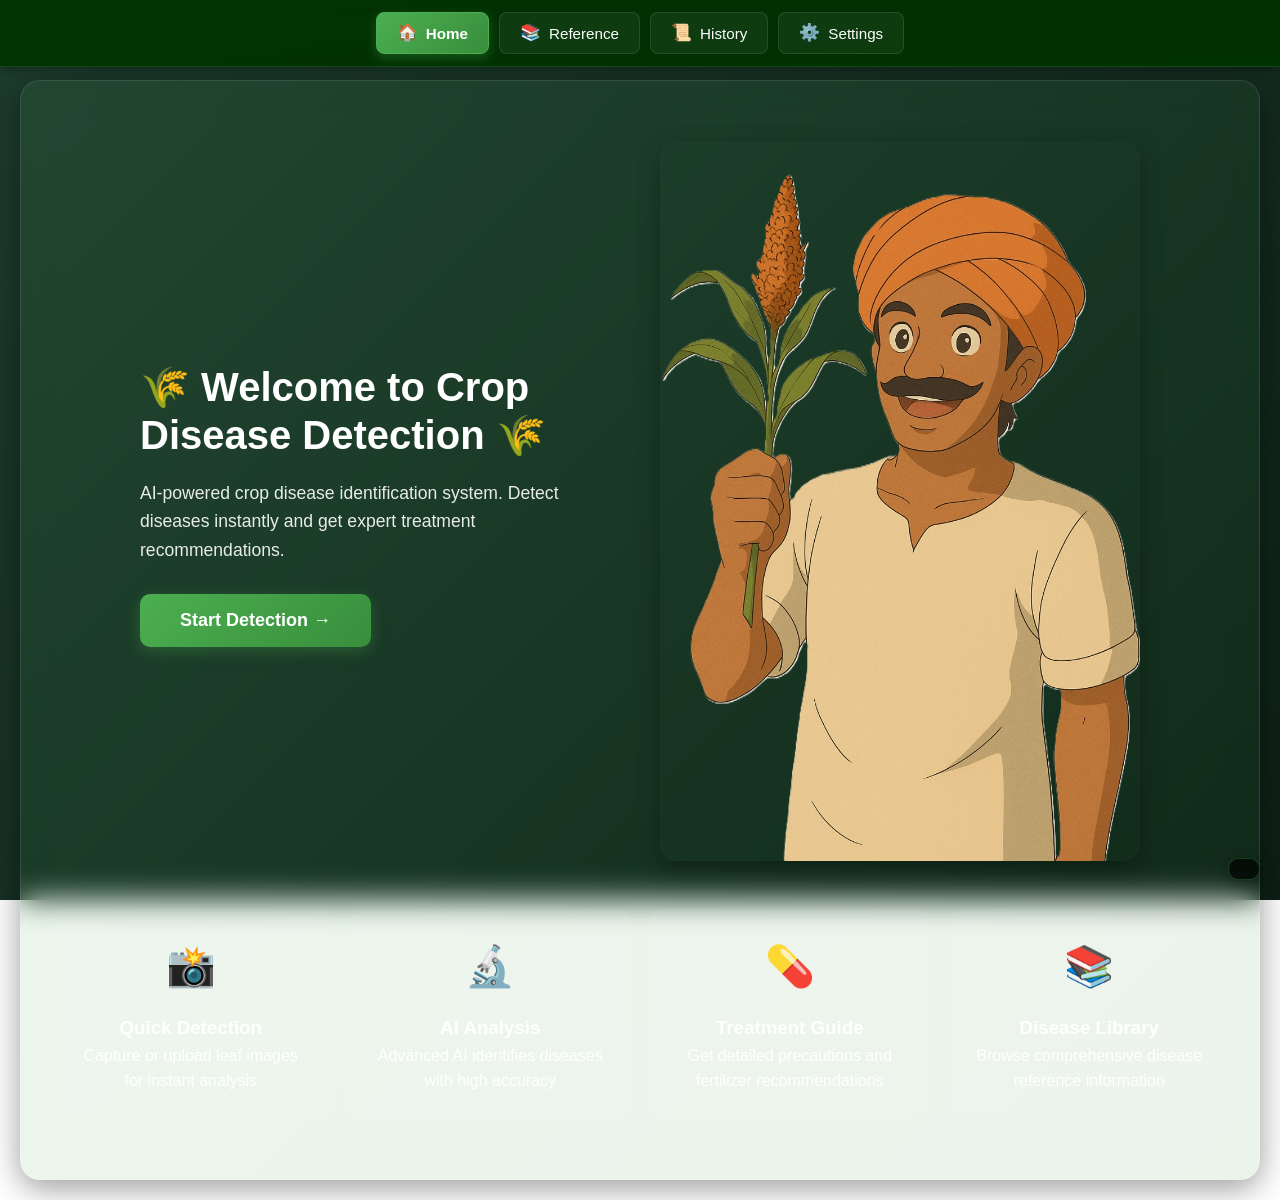
<file: index.html>
<!DOCTYPE html>
<html lang="en">
<head>
    <meta charset="utf-8" />
    <meta name="viewport" content="width=device-width,initial-scale=1" />
    <title>Crop Disease Detection</title>
    <link rel="stylesheet" href="style.css">
    <style>
        /* Enhanced welcome page styles */
        .welcome-hero {
            background: linear-gradient(135deg, rgba(76,175,80,0.1) 0%, rgba(56,142,60,0.1) 100%);
            padding: 60px 30px;
            border-radius: 20px;
            text-align: center;
        }
        
        .hero-content {
            display: flex;
            align-items: center;
            justify-content: space-between;
            gap: 40px;
            flex-wrap: wrap;
            max-width: 1000px;
            margin: 0 auto;
        }
        
        .hero-text {
            flex: 1;
            min-width: 300px;
            text-align: left;
        }
        
        .hero-text h1 {
            font-size: 2.5em;
            margin-bottom: 20px;
            line-height: 1.2;
        }
        
        .hero-text p {
            font-size: 1.1em;
            opacity: 0.9;
            margin-bottom: 30px;
        }
        
        .hero-image {
            flex: 1;
            min-width: 300px;
        }
        
        .hero-image img {
            width: 100%;
            max-width: 500px;
            border-radius: 15px;
            box-shadow: 0 8px 24px rgba(0,0,0,0.3);
        }
        
        .features-grid {
            display: grid;
            grid-template-columns: repeat(auto-fit, minmax(250px, 1fr));
            gap: 20px;
            margin-top: 40px;
        }
        
        .feature-card {
            background: rgba(255,255,255,0.05);
            padding: 25px;
            border-radius: 12px;
            text-align: center;
            transition: all 0.3s;
        }
        
        .feature-card:hover {
            background: rgba(255,255,255,0.08);
            transform: translateY(-5px);
        }
        
        .feature-icon {
            font-size: 2.5em;
            margin-bottom: 15px;
        }
        
        @media (max-width: 768px) {
            .hero-content {
                flex-direction: column;
                text-align: center;
            }
            
            .hero-text {
                text-align: center;
            }
            
            .hero-text h1 {
                font-size: 2em;
            }
        }
    </style>
</head>
<body>
    <!-- Navigation Bar -->
    <nav class="nav-bar">
        <div class="nav-content">
            <button onclick="window.location.href='index.html'" class="nav-btn active">
                <span class="nav-icon">🏠</span> Home
            </button>
            <button onclick="window.location.href='reference.html'" class="nav-btn">
                <span class="nav-icon">📚</span> Reference
            </button>
            <button onclick="window.location.href='history.html'" class="nav-btn">
                <span class="nav-icon">📜</span> History
            </button>
            <button onclick="window.location.href='settings.html'" class="nav-btn">
                <span class="nav-icon">⚙️</span> Settings
            </button>
        </div>
    </nav>

    <div id="google_translate_element"></div>

    <main>
        <div class="center-container">
            <div class="card welcome-hero">
                <div class="hero-content">
                    <div class="hero-text">
                        <h1>🌾 Welcome to Crop Disease Detection 🌾</h1>
                        <p>AI-powered crop disease identification system. Detect diseases instantly and get expert treatment recommendations.</p>
                        <button onclick="window.location.href='options.html'" class="btn btn-large">
                            Start Detection →
                        </button>
                    </div>
                    <div class="hero-image">
                        <img src="ImagesUsed\farmer.png" alt="Smart Farming">
                    </div>
                </div>
                
                <div class="features-grid">
                    <div class="feature-card">
                        <div class="feature-icon">📸</div>
                        <h3>Quick Detection</h3>
                        <p>Capture or upload leaf images for instant analysis</p>
                    </div>
                    <div class="feature-card">
                        <div class="feature-icon">🔬</div>
                        <h3>AI Analysis</h3>
                        <p>Advanced AI identifies diseases with high accuracy</p>
                    </div>
                    <div class="feature-card">
                        <div class="feature-icon">💊</div>
                        <h3>Treatment Guide</h3>
                        <p>Get detailed precautions and fertilizer recommendations</p>
                    </div>
                    <div class="feature-card">
                        <div class="feature-icon">📚</div>
                        <h3>Disease Library</h3>
                        <p>Browse comprehensive disease reference information</p>
                    </div>
                </div>
            </div>
        </div>
    </main>

    <script>
        function googleTranslateElementInit() {
            new google.translate.TranslateElement({
                pageLanguage: 'en',
                includedLanguages: 'en,te,hi',
                layout: google.translate.TranslateElement.InlineLayout.SIMPLE
            }, 'google_translate_element');
        }
    </script>
    <script src="https://translate.google.com/translate_a/element.js?cb=googleTranslateElementInit"></script>
</body>
</html>
</file>
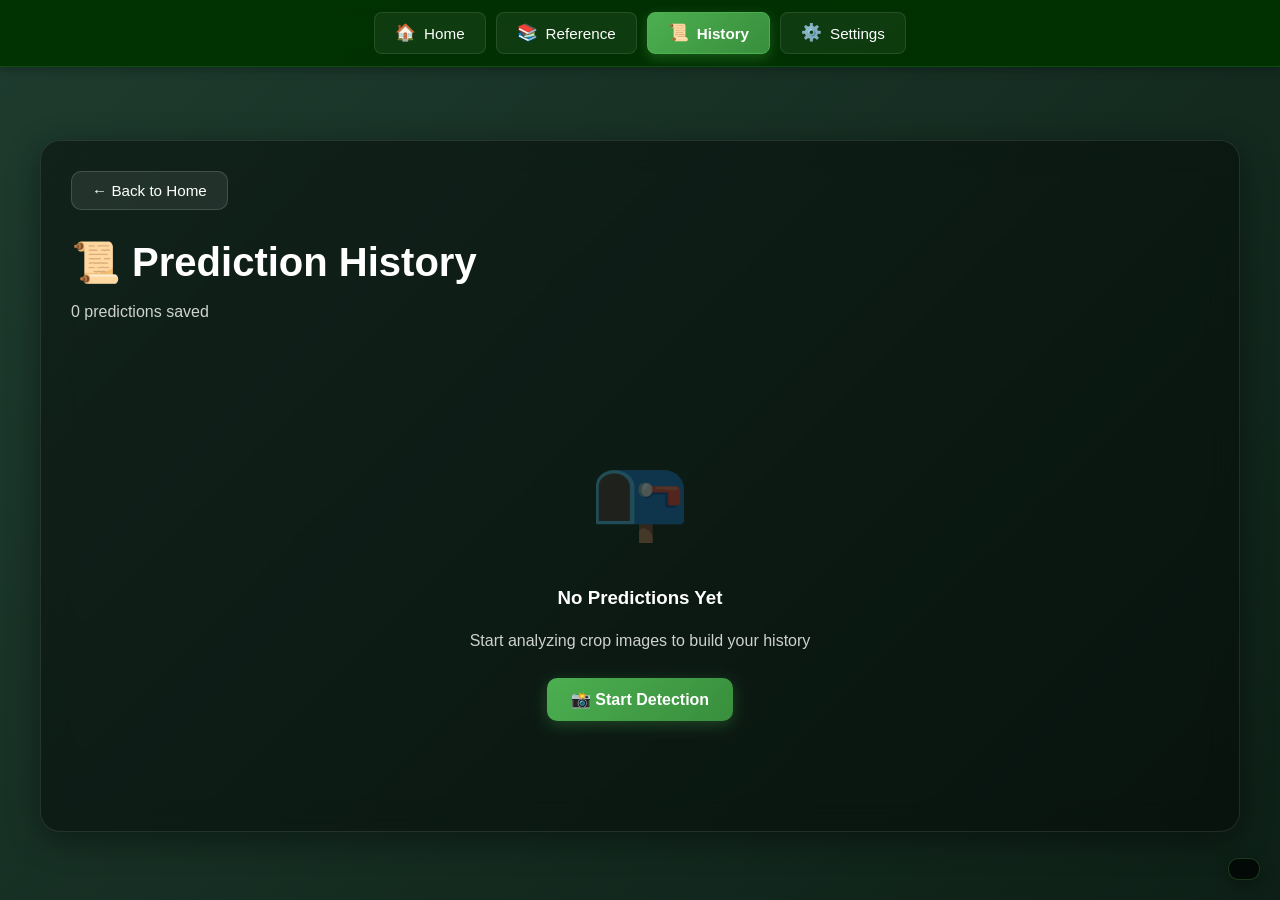
<file: history.html>
<!DOCTYPE html>
<html lang="en">
<head>
    <meta charset="UTF-8">
    <meta name="viewport" content="width=device-width, initial-scale=1.0">
    <title>Prediction History - Crop Disease Detection</title>
    <link rel="stylesheet" href="style.css">
    <style>
        .history-header {
            display: flex;
            justify-content: space-between;
            align-items: center;
            margin-bottom: 30px;
            flex-wrap: wrap;
            gap: 15px;
        }
        
        .history-grid {
            display: grid;
            grid-template-columns: repeat(auto-fill, minmax(300px, 1fr));
            gap: 25px;
        }
        
        .history-card {
            background: rgba(255,255,255,0.05);
            border-radius: 16px;
            overflow: hidden;
            transition: all 0.3s;
            border: 2px solid transparent;
        }
        
        .history-card:hover {
            transform: translateY(-5px);
            border-color: #4CAF50;
            box-shadow: 0 12px 30px rgba(76,175,80,0.3);
        }
        
        .history-image {
            width: 100%;
            height: 220px;
            object-fit: cover;
            cursor: zoom-in;
        }
        
        .history-info {
            padding: 20px;
        }
        
        .history-disease-name {
            font-size: 1.3em;
            font-weight: 700;
            margin-bottom: 8px;
        }
        
        .history-timestamp {
            font-size: 0.85em;
            opacity: 0.7;
            margin-bottom: 12px;
        }
        
        .history-confidence {
            display: flex;
            align-items: center;
            gap: 10px;
            margin-top: 10px;
        }
        
        .mini-confidence-bar {
            flex: 1;
            height: 6px;
            background: rgba(255,255,255,0.1);
            border-radius: 3px;
            overflow: hidden;
        }
        
        .mini-confidence-fill {
            height: 100%;
            background: linear-gradient(90deg, #4CAF50, #8BC34A);
        }
        
        .history-actions {
            display: flex;
            gap: 10px;
            margin-top: 15px;
        }
        
        .history-btn {
            flex: 1;
            padding: 8px;
            border-radius: 8px;
            border: none;
            cursor: pointer;
            font-size: 0.9em;
            transition: all 0.2s;
        }
        
        .view-btn {
            background: #4CAF50;
            color: white;
        }
        
        .view-btn:hover {
            background: #388E3C;
        }
        
        .delete-btn {
            background: rgba(244,67,54,0.2);
            color: #ff6b6b;
        }
        
        .delete-btn:hover {
            background: rgba(244,67,54,0.3);
        }
        
        .empty-state {
            text-align: center;
            padding: 80px 20px;
        }
        
        .empty-icon {
            font-size: 5em;
            opacity: 0.3;
            margin-bottom: 20px;
        }
        
        .clear-all-btn {
            background: rgba(244,67,54,0.2);
            color: #ff6b6b;
            border: 1px solid rgba(244,67,54,0.3);
            padding: 10px 20px;
            border-radius: 8px;
            cursor: pointer;
            transition: all 0.2s;
        }
        
        .clear-all-btn:hover {
            background: rgba(244,67,54,0.3);
        }
        
        .filter-section {
            margin-bottom: 20px;
            padding: 15px;
            background: rgba(255,255,255,0.05);
            border-radius: 12px;
        }
        
        .filter-buttons {
            display: flex;
            gap: 10px;
            flex-wrap: wrap;
        }
        
        .filter-btn {
            background: rgba(255,255,255,0.05);
            border: 2px solid rgba(255,255,255,0.1);
            color: white;
            padding: 8px 16px;
            border-radius: 20px;
            cursor: pointer;
            transition: all 0.2s;
        }
        
        .filter-btn:hover, .filter-btn.active {
            background: #4CAF50;
            border-color: #4CAF50;
        }
        
        @media (max-width: 768px) {
            .history-grid {
                grid-template-columns: 1fr;
            }
            
            .history-header {
                flex-direction: column;
                align-items: flex-start;
            }
        }
    </style>
</head>
<body>
    <!-- Navigation Bar -->
    <nav class="nav-bar">
        <div class="nav-content">
            <button onclick="window.location.href='index.html'" class="nav-btn">
                <span class="nav-icon">🏠</span> Home
            </button>
            <button onclick="window.location.href='reference.html'" class="nav-btn">
                <span class="nav-icon">📚</span> Reference
            </button>
            <button onclick="window.location.href='history.html'" class="nav-btn active">
                <span class="nav-icon">📜</span> History
            </button>
            <button onclick="window.location.href='settings.html'" class="nav-btn">
                <span class="nav-icon">⚙️</span> Settings
            </button>
        </div>
    </nav>

    <div id="google_translate_element"></div>

    <main>
        <div class="card" style="max-width: 1200px; margin: 80px auto 40px;">
            <button onclick="window.location.href='index.html'" class="btn-back">
                ← Back to Home
            </button>
            
            <div class="history-header">
                <div>
                    <h2 style="font-size: 2.5em; margin-bottom: 5px;">📜 Prediction History</h2>
                    <p style="opacity: 0.8;" id="historyCount">0 predictions saved</p>
                </div>
                <button id="clearAllBtn" class="clear-all-btn" onclick="clearAllHistory()" style="display:none;">
                    🗑️ Clear All History
                </button>
            </div>

            <div class="filter-section" id="filterSection" style="display:none;">
                <h4 style="margin-bottom: 10px;">Filter by Disease:</h4>
                <div class="filter-buttons" id="filterButtons"></div>
            </div>

            <div id="historyContainer">
                <div class="empty-state">
                    <div class="empty-icon">📭</div>
                    <h3 style="margin-bottom: 15px;">No Predictions Yet</h3>
                    <p style="opacity: 0.8; margin-bottom: 25px;">Start analyzing crop images to build your history</p>
                    <button onclick="window.location.href='upload.html'" class="btn btn-primary">
                        📸 Start Detection
                    </button>
                </div>
            </div>

            <div class="history-grid" id="historyGrid" style="display:none;"></div>
        </div>
    </main>

    <script>
        let historyData = [];
        let currentFilter = 'all';

        function loadHistory() {
            try {
                const stored = localStorage.getItem('cd_history');
                historyData = stored ? JSON.parse(stored) : [];
                
                if (historyData.length === 0) {
                    document.getElementById('historyContainer').style.display = 'block';
                    document.getElementById('historyGrid').style.display = 'none';
                    document.getElementById('clearAllBtn').style.display = 'none';
                    document.getElementById('filterSection').style.display = 'none';
                    return;
                }

                document.getElementById('historyContainer').style.display = 'none';
                document.getElementById('historyGrid').style.display = 'grid';
                document.getElementById('clearAllBtn').style.display = 'block';
                document.getElementById('filterSection').style.display = 'block';
                
                document.getElementById('historyCount').textContent = 
                    `${historyData.length} prediction${historyData.length > 1 ? 's' : ''} saved`;

                setupFilters();
                displayHistory();
            } catch (e) {
                console.error('Error loading history:', e);
            }
        }

        function setupFilters() {
            const diseases = [...new Set(historyData.map(item => item.disease))];
            const filterButtons = document.getElementById('filterButtons');
            
            let html = `<button class="filter-btn active" onclick="filterHistory('all')">All (${historyData.length})</button>`;
            
            diseases.forEach(disease => {
                const count = historyData.filter(item => item.disease === disease).length;
                html += `<button class="filter-btn" onclick="filterHistory('${disease}')">${disease} (${count})</button>`;
            });
            
            filterButtons.innerHTML = html;
        }

        function filterHistory(filter) {
            currentFilter = filter;
            
            document.querySelectorAll('.filter-btn').forEach(btn => {
                btn.classList.remove('active');
            });
            event.target.classList.add('active');
            
            displayHistory();
        }

        function displayHistory() {
            const grid = document.getElementById('historyGrid');
            const filtered = currentFilter === 'all' ? 
                historyData : 
                historyData.filter(item => item.disease === currentFilter);

            grid.innerHTML = filtered.map((item, index) => {
                const date = new Date(item.timestamp);
                const conf = (item.confidence * 100).toFixed(1);
                
                return `
                    <div class="history-card">
                        <img src="${item.image}" alt="${item.disease}" class="history-image" onclick="viewHistoryItem(${historyData.indexOf(item)})">
                        <div class="history-info">
                            <div class="history-disease-name">${item.disease}</div>
                            <div class="history-timestamp">
                                📅 ${date.toLocaleDateString()} 
                                🕐 ${date.toLocaleTimeString()}
                            </div>
                            <div class="history-confidence">
                                <span style="font-size: 0.9em;">Confidence:</span>
                                <div class="mini-confidence-bar">
                                    <div class="mini-confidence-fill" style="width: ${conf}%"></div>
                                </div>
                                <span style="font-size: 0.9em; font-weight: 600;">${conf}%</span>
                            </div>
                            <div class="history-actions">
                                <button class="history-btn view-btn" onclick="viewHistoryItem(${historyData.indexOf(item)})">
                                    👁️ View
                                </button>
                                <button class="history-btn delete-btn" onclick="deleteHistoryItem(${historyData.indexOf(item)})">
                                    🗑️ Delete
                                </button>
                            </div>
                        </div>
                    </div>
                `;
            }).join('');
        }

        function viewHistoryItem(index) {
            const item = historyData[index];
            localStorage.setItem('cd_img', item.image);
            localStorage.setItem('cd_label', item.disease);
            localStorage.setItem('cd_conf', item.confidence.toString());
            localStorage.setItem('cd_disease_key', item.diseaseKey);
            window.location.href = 'result.html';
        }

        function deleteHistoryItem(index) {
            if (confirm('Delete this prediction from history?')) {
                historyData.splice(index, 1);
                localStorage.setItem('cd_history', JSON.stringify(historyData));
                loadHistory();
            }
        }

        function clearAllHistory() {
            if (confirm('Are you sure you want to clear all prediction history? This cannot be undone.')) {
                localStorage.removeItem('cd_history');
                historyData = [];
                loadHistory();
            }
        }

        function googleTranslateElementInit() {
            new google.translate.TranslateElement({
                pageLanguage: 'en',
                includedLanguages: 'en,te,hi',
                layout: google.translate.TranslateElement.InlineLayout.SIMPLE
            }, 'google_translate_element');
        }

        loadHistory();
    </script>
    <script src="https://translate.google.com/translate_a/element.js?cb=googleTranslateElementInit"></script>
</body>
</html>
</file>
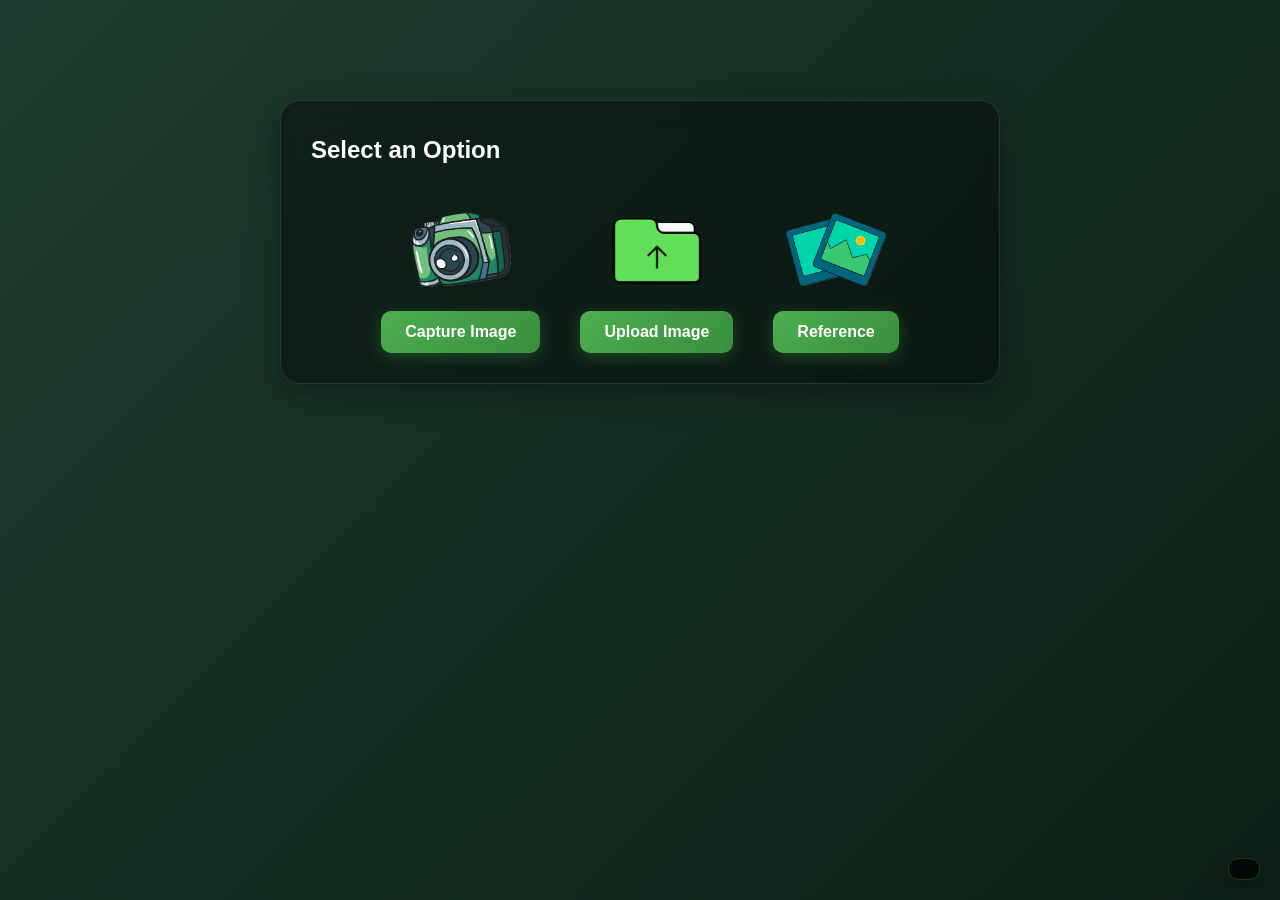
<file: options.html>
<!DOCTYPE html>
<html lang="en">

<head>
    <meta charset="UTF-8">
    <meta name="viewport" content="width=device-width, initial-scale=1.0">
    <title>Select Option - Crop Disease Detection</title>
    <link rel="stylesheet" href="style.css">
</head>

<body>
    <div id="google_translate_element"></div>

    <main>
        <div class="card" style="max-width:720px; margin:40px auto;">
            <h2>Select an Option</h2>
            <div class="button-group">
                <div class="option">
                    <img src="ImagesUsed/camera.png" alt="Capture" class="option-img">
                    <button class="btn" onclick="goTo('upload.html')">Capture Image</button>
                </div>
                <div class="option">
                    <img src="ImagesUsed/upload.png" alt="upload" class="option-img">
                    <button class="btn" onclick="goTo('upload.html')">Upload Image</button>
                </div>
                <div class="option">
                    <img src="ImagesUsed/reference.png" alt="Reference" class="option-img">
                    <button class="btn" onclick="goTo('reference.html')">Reference</button>
                </div>
            </div>

        </div>
    </main>

    <script>
        function goTo(page) {
            window.location.href = page;
        }
    </script>

    <script>
        function googleTranslateElementInit() {
            new google.translate.TranslateElement({
                pageLanguage: 'en',
                includedLanguages: 'en,te,hi',
                layout: google.translate.TranslateElement.InlineLayout.SIMPLE
            }, 'google_translate_element');
        }
    </script>
    <script src="https://translate.google.com/translate_a/element.js?cb=googleTranslateElementInit"></script>

</body>
 
</html>
</file>
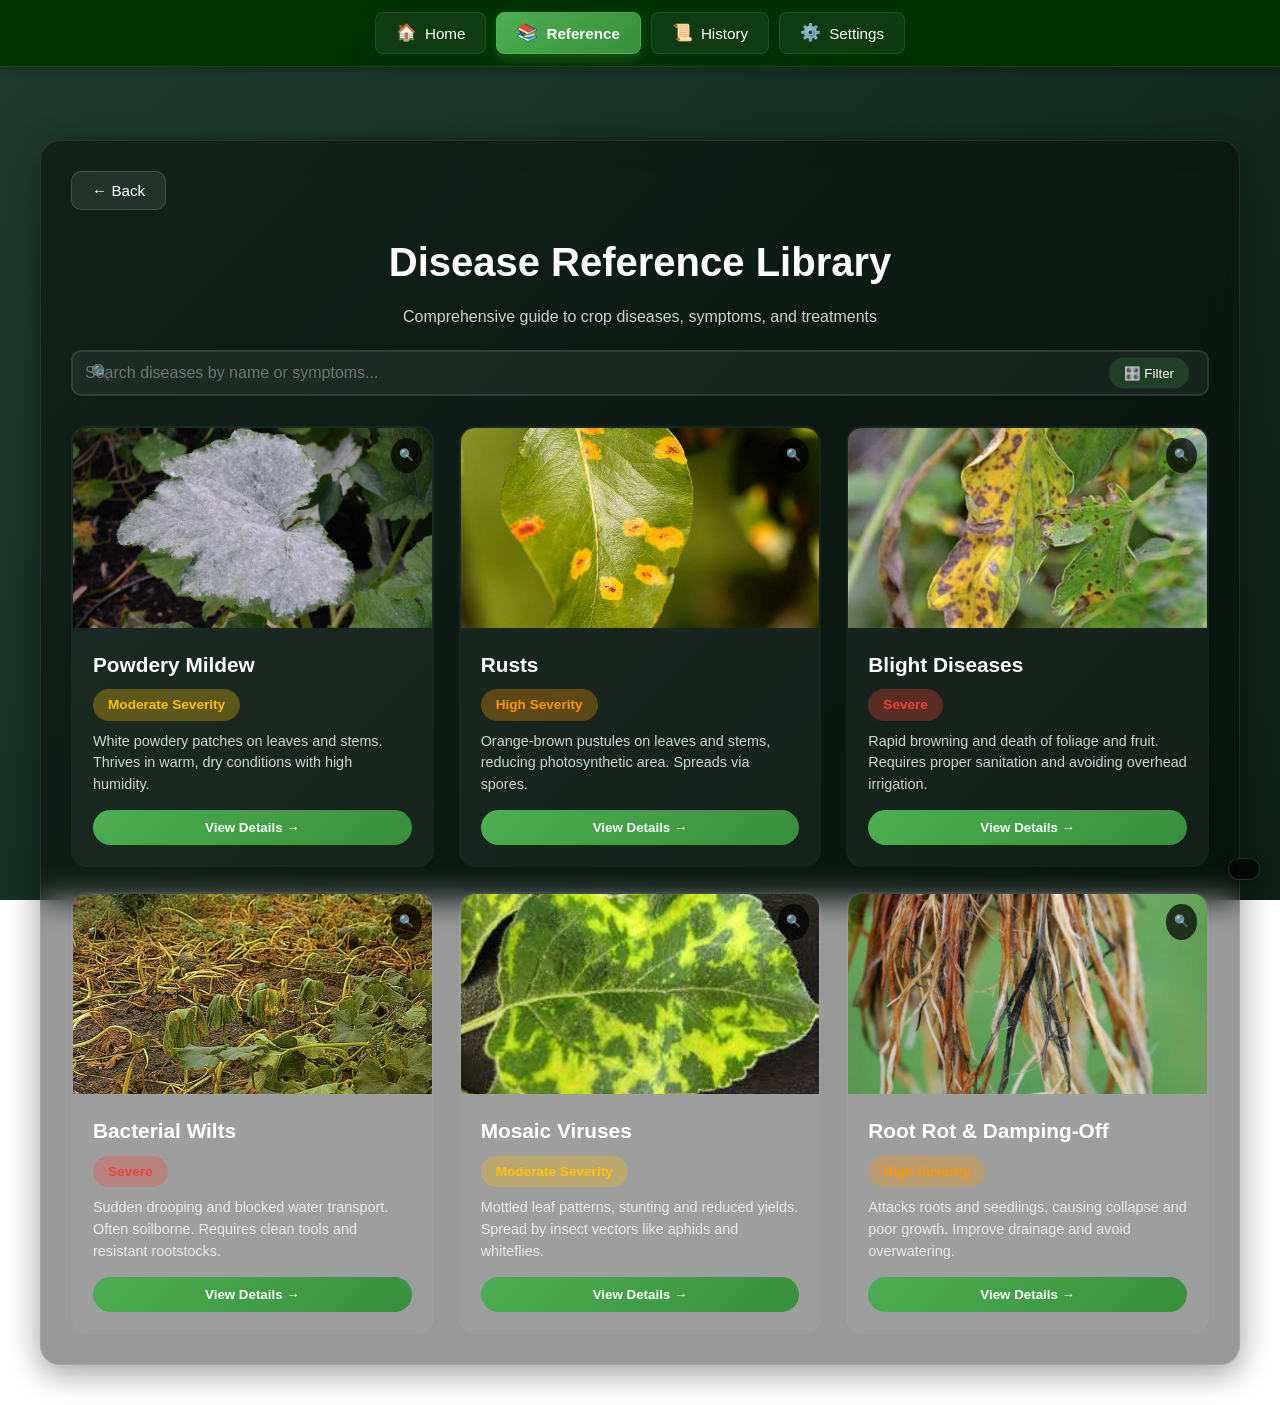
<file: reference.html>
<!DOCTYPE html>
<html lang="en">
<head>
    <meta charset="UTF-8">
    <meta name="viewport" content="width=device-width, initial-scale=1.0">
    <title>Disease Reference - Crop Disease Detection</title>
    <link rel="stylesheet" href="style.css">
    <style>
        .search-container {
            margin: 20px 0 30px;
            position: relative;
        }
        
        .search-box {
            width: 100%;
            padding: 15px 50px 15px 50px;
            border-radius: 25px;
            border: 2px solid rgba(255,255,255,0.2);
            background: rgba(255,255,255,0.05);
            color: white;
            font-size: 16px;
            transition: all 0.3s;
        }
        
        .search-box:focus {
            outline: none;
            border-color: #4CAF50;
            background: rgba(255,255,255,0.08);
        }
        
        .search-icon {
            position: absolute;
            left: 20px;
            top: 50%;
            transform: translateY(-50%);
            opacity: 0.6;
        }
        
        .filter-btn {
            position: absolute;
            right: 20px;
            top: 50%;
            transform: translateY(-50%);
            background: rgba(76,175,80,0.2);
            border: none;
            color: white;
            padding: 8px 15px;
            border-radius: 15px;
            cursor: pointer;
            transition: all 0.2s;
        }
        
        .filter-btn:hover {
            background: rgba(76,175,80,0.3);
        }
        
        .disease-grid {
            display: grid;
            grid-template-columns: repeat(auto-fill, minmax(280px, 1fr));
            gap: 25px;
            margin-top: 30px;
        }
        
        .disease-card {
            background: rgba(255,255,255,0.05);
            border-radius: 16px;
            overflow: hidden;
            cursor: pointer;
            transition: all 0.3s;
            border: 2px solid transparent;
        }
        
        .disease-card:hover {
            transform: translateY(-8px);
            border-color: #4CAF50;
            box-shadow: 0 12px 30px rgba(76,175,80,0.3);
        }
        
        .disease-image-container {
            width: 100%;
            height: 200px;
            overflow: hidden;
            position: relative;
            background: rgba(0,0,0,0.3);
        }
        
        .disease-image-container img {
            width: 100%;
            height: 100%;
            object-fit: cover;
            transition: transform 0.3s;
        }
        
        .disease-card:hover .disease-image-container img {
            transform: scale(1.1);
        }
        
        .zoom-icon {
            position: absolute;
            top: 10px;
            right: 10px;
            background: rgba(0,0,0,0.7);
            color: white;
            padding: 8px;
            border-radius: 50%;
            font-size: 12px;
        }
        
        .disease-content {
            padding: 20px;
        }
        
        .disease-name {
            font-size: 1.3em;
            font-weight: 700;
            margin-bottom: 8px;
        }
        
        .severity-badge {
            display: inline-block;
            padding: 5px 15px;
            border-radius: 20px;
            font-size: 0.85em;
            font-weight: 600;
            margin-bottom: 10px;
        }
        
        .severity-moderate { background: rgba(255,193,7,0.3); color: #ffc107; }
        .severity-high { background: rgba(255,152,0,0.3); color: #ff9800; }
        .severity-severe { background: rgba(244,67,54,0.3); color: #f44336; }
        
        .disease-preview {
            font-size: 0.9em;
            opacity: 0.8;
            line-height: 1.5;
            margin-bottom: 15px;
        }
        
        .view-details-btn {
            background: linear-gradient(135deg, #4CAF50 0%, #388E3C 100%);
            color: white;
            border: none;
            padding: 10px 20px;
            border-radius: 20px;
            cursor: pointer;
            font-weight: 600;
            width: 100%;
            transition: all 0.2s;
        }
        
        .view-details-btn:hover {
            transform: scale(1.05);
        }
        
        /* Modal for image zoom */
        .modal {
            display: none;
            position: fixed;
            z-index: 9999;
            left: 0;
            top: 0;
            width: 100%;
            height: 100%;
            background-color: rgba(0,0,0,0.95);
            animation: fadeIn 0.3s;
        }
        
        @keyframes fadeIn {
            from { opacity: 0; }
            to { opacity: 1; }
        }
        
        .modal-content {
            position: relative;
            margin: auto;
            display: block;
            max-width: 90%;
            max-height: 90%;
            top: 50%;
            transform: translateY(-50%);
            animation: zoomIn 0.3s;
        }
        
        @keyframes zoomIn {
            from { transform: translateY(-50%) scale(0.8); }
            to { transform: translateY(-50%) scale(1); }
        }
        
        .close-modal {
            position: absolute;
            top: 20px;
            right: 35px;
            color: white;
            font-size: 40px;
            font-weight: bold;
            cursor: pointer;
            z-index: 10000;
        }
        
        .close-modal:hover {
            color: #4CAF50;
        }
        
        @media (max-width: 768px) {
            .disease-grid {
                grid-template-columns: 1fr;
            }
        }
    </style>
</head>
<body>
    <!-- Navigation Bar -->
    <nav class="nav-bar">
        <div class="nav-content">
            <button onclick="window.location.href='index.html'" class="nav-btn">
                <span class="nav-icon">🏠</span> Home
            </button>
            <button onclick="window.location.href='reference.html'" class="nav-btn active">
                <span class="nav-icon">📚</span> Reference
            </button>
            <button onclick="window.location.href='history.html'" class="nav-btn">
                <span class="nav-icon">📜</span> History
            </button>
            <button onclick="window.location.href='settings.html'" class="nav-btn">
                <span class="nav-icon">⚙️</span> Settings
            </button>
        </div>
    </nav>

    <div id="google_translate_element"></div>

    <main>
        <div class="card" style="max-width: 1200px; margin: 80px auto 40px;">
            <button onclick="window.location.href='options.html'" class="btn-back">
                ← Back
            </button>
            
            <h2 style="text-align: center; font-size: 2.5em; margin-bottom: 10px;">Disease Reference Library</h2>
            <p style="text-align: center; opacity: 0.8; margin-bottom: 20px;">Comprehensive guide to crop diseases, symptoms, and treatments</p>

            <div class="search-container">
                <span class="search-icon">🔍</span>
                <input type="text" id="searchInput" class="search-box" placeholder="Search diseases by name or symptoms..." onkeyup="filterDiseases()">
                <button class="filter-btn" onclick="toggleFilter()">🎛️ Filter</button>
            </div>

            <div class="disease-grid" id="diseaseGrid">
                <!-- Powdery Mildew -->
                <div class="disease-card" data-name="powdery mildew" data-severity="moderate">
                    <div class="disease-image-container" onclick="zoomImage(event, 'powdery_mildew.png')">
                        <img src="ImagesUsed\powdery_mildew.png" alt="Powdery Mildew">
                        <span class="zoom-icon">🔍</span>
                    </div>
                    <div class="disease-content">
                        <div class="disease-name">Powdery Mildew</div>
                        <span class="severity-badge severity-moderate">Moderate Severity</span>
                        <p class="disease-preview">White powdery patches on leaves and stems. Thrives in warm, dry conditions with high humidity.</p>
                        <button class="view-details-btn" onclick="window.location.href='disease.html?d=powdery'">View Details →</button>
                    </div>
                </div>

                <!-- Rusts -->
                <div class="disease-card" data-name="rusts" data-severity="high">
                    <div class="disease-image-container" onclick="zoomImage(event, 'rusts.png')">
                        <img src="ImagesUsed\rusts.png" alt="Rusts">
                        <span class="zoom-icon">🔍</span>
                    </div>
                    <div class="disease-content">
                        <div class="disease-name">Rusts</div>
                        <span class="severity-badge severity-high">High Severity</span>
                        <p class="disease-preview">Orange-brown pustules on leaves and stems, reducing photosynthetic area. Spreads via spores.</p>
                        <button class="view-details-btn" onclick="window.location.href='disease.html?d=rusts'">View Details →</button>
                    </div>
                </div>

                <!-- Blight Diseases -->
                <div class="disease-card" data-name="blight diseases" data-severity="severe">
                    <div class="disease-image-container" onclick="zoomImage(event, 'blight.jpg')">
                        <img src="ImagesUsed\blight.jpg" alt="Blight Diseases">
                        <span class="zoom-icon">🔍</span>
                    </div>
                    <div class="disease-content">
                        <div class="disease-name">Blight Diseases</div>
                        <span class="severity-badge severity-severe">Severe</span>
                        <p class="disease-preview">Rapid browning and death of foliage and fruit. Requires proper sanitation and avoiding overhead irrigation.</p>
                        <button class="view-details-btn" onclick="window.location.href='disease.html?d=blight'">View Details →</button>
                    </div>
                </div>

                <!-- Bacterial Wilts -->
                <div class="disease-card" data-name="bacterial wilts" data-severity="severe">
                    <div class="disease-image-container" onclick="zoomImage(event, 'bacterial_wilts.jpg')">
                        <img src="ImagesUsed/bacterial_wilts.jpg" alt="Bacterial Wilts">
                        <span class="zoom-icon">🔍</span>
                    </div>
                    <div class="disease-content">
                        <div class="disease-name">Bacterial Wilts</div>
                        <span class="severity-badge severity-severe">Severe</span>
                        <p class="disease-preview">Sudden drooping and blocked water transport. Often soilborne. Requires clean tools and resistant rootstocks.</p>
                        <button class="view-details-btn" onclick="window.location.href='disease.html?d=bacterial'">View Details →</button>
                    </div>
                </div>

                <!-- Mosaic Viruses -->
                <div class="disease-card" data-name="mosaic viruses" data-severity="moderate">
                    <div class="disease-image-container" onclick="zoomImage(event, 'mosaic.jpg')">
                        <img src="ImagesUsed\mosaic.jpg" alt="Mosaic Viruses">
                        <span class="zoom-icon">🔍</span>
                    </div>
                    <div class="disease-content">
                        <div class="disease-name">Mosaic Viruses</div>
                        <span class="severity-badge severity-moderate">Moderate Severity</span>
                        <p class="disease-preview">Mottled leaf patterns, stunting and reduced yields. Spread by insect vectors like aphids and whiteflies.</p>
                        <button class="view-details-btn" onclick="window.location.href='disease.html?d=mosaic'">View Details →</button>
                    </div>
                </div>

                <!-- Root Rot -->
                <div class="disease-card" data-name="root rot damping-off" data-severity="high">
                    <div class="disease-image-container" onclick="zoomImage(event, 'root_rot.jpg')">
                        <img src="ImagesUsed\root_rot.jpg" alt="Root Rot and Damping-Off">
                        <span class="zoom-icon">🔍</span>
                    </div>
                    <div class="disease-content">
                        <div class="disease-name">Root Rot & Damping-Off</div>
                        <span class="severity-badge severity-high">High Severity</span>
                        <p class="disease-preview">Attacks roots and seedlings, causing collapse and poor growth. Improve drainage and avoid overwatering.</p>
                        <button class="view-details-btn" onclick="window.location.href='disease.html?d=rootrot'">View Details →</button>
                    </div>
                </div>
            </div>
        </div>
    </main>

    <!-- Image Zoom Modal -->
    <div id="imageModal" class="modal" onclick="closeModal()">
        <span class="close-modal" onclick="closeModal()">&times;</span>
        <img class="modal-content" id="modalImage">
    </div>

    <script>
        function filterDiseases() {
            const input = document.getElementById('searchInput');
            const filter = input.value.toLowerCase();
            const grid = document.getElementById('diseaseGrid');
            const cards = grid.getElementsByClassName('disease-card');

            for (let i = 0; i < cards.length; i++) {
                const name = cards[i].getAttribute('data-name');
                const content = cards[i].textContent || cards[i].innerText;
                
                if (name.indexOf(filter) > -1 || content.toLowerCase().indexOf(filter) > -1) {
                    cards[i].style.display = '';
                } else {
                    cards[i].style.display = 'none';
                }
            }
        }

        function zoomImage(event, imageSrc) {
            event.stopPropagation();
            const modal = document.getElementById('imageModal');
            const modalImg = document.getElementById('modalImage');
            modal.style.display = 'block';
            modalImg.src = imageSrc;
        }

        function closeModal() {
            document.getElementById('imageModal').style.display = 'none';
        }

        function toggleFilter() {
            alert('Filter options:\n• All Diseases\n• Moderate Severity\n• High Severity\n• Severe\n\nComing soon!');
        }

        function googleTranslateElementInit() {
            new google.translate.TranslateElement({
                pageLanguage: 'en',
                includedLanguages: 'en,te,hi',
                layout: google.translate.TranslateElement.InlineLayout.SIMPLE
            }, 'google_translate_element');
        }
    </script>
    <script src="https://translate.google.com/translate_a/element.js?cb=googleTranslateElementInit"></script>
</body>
</html>
</file>
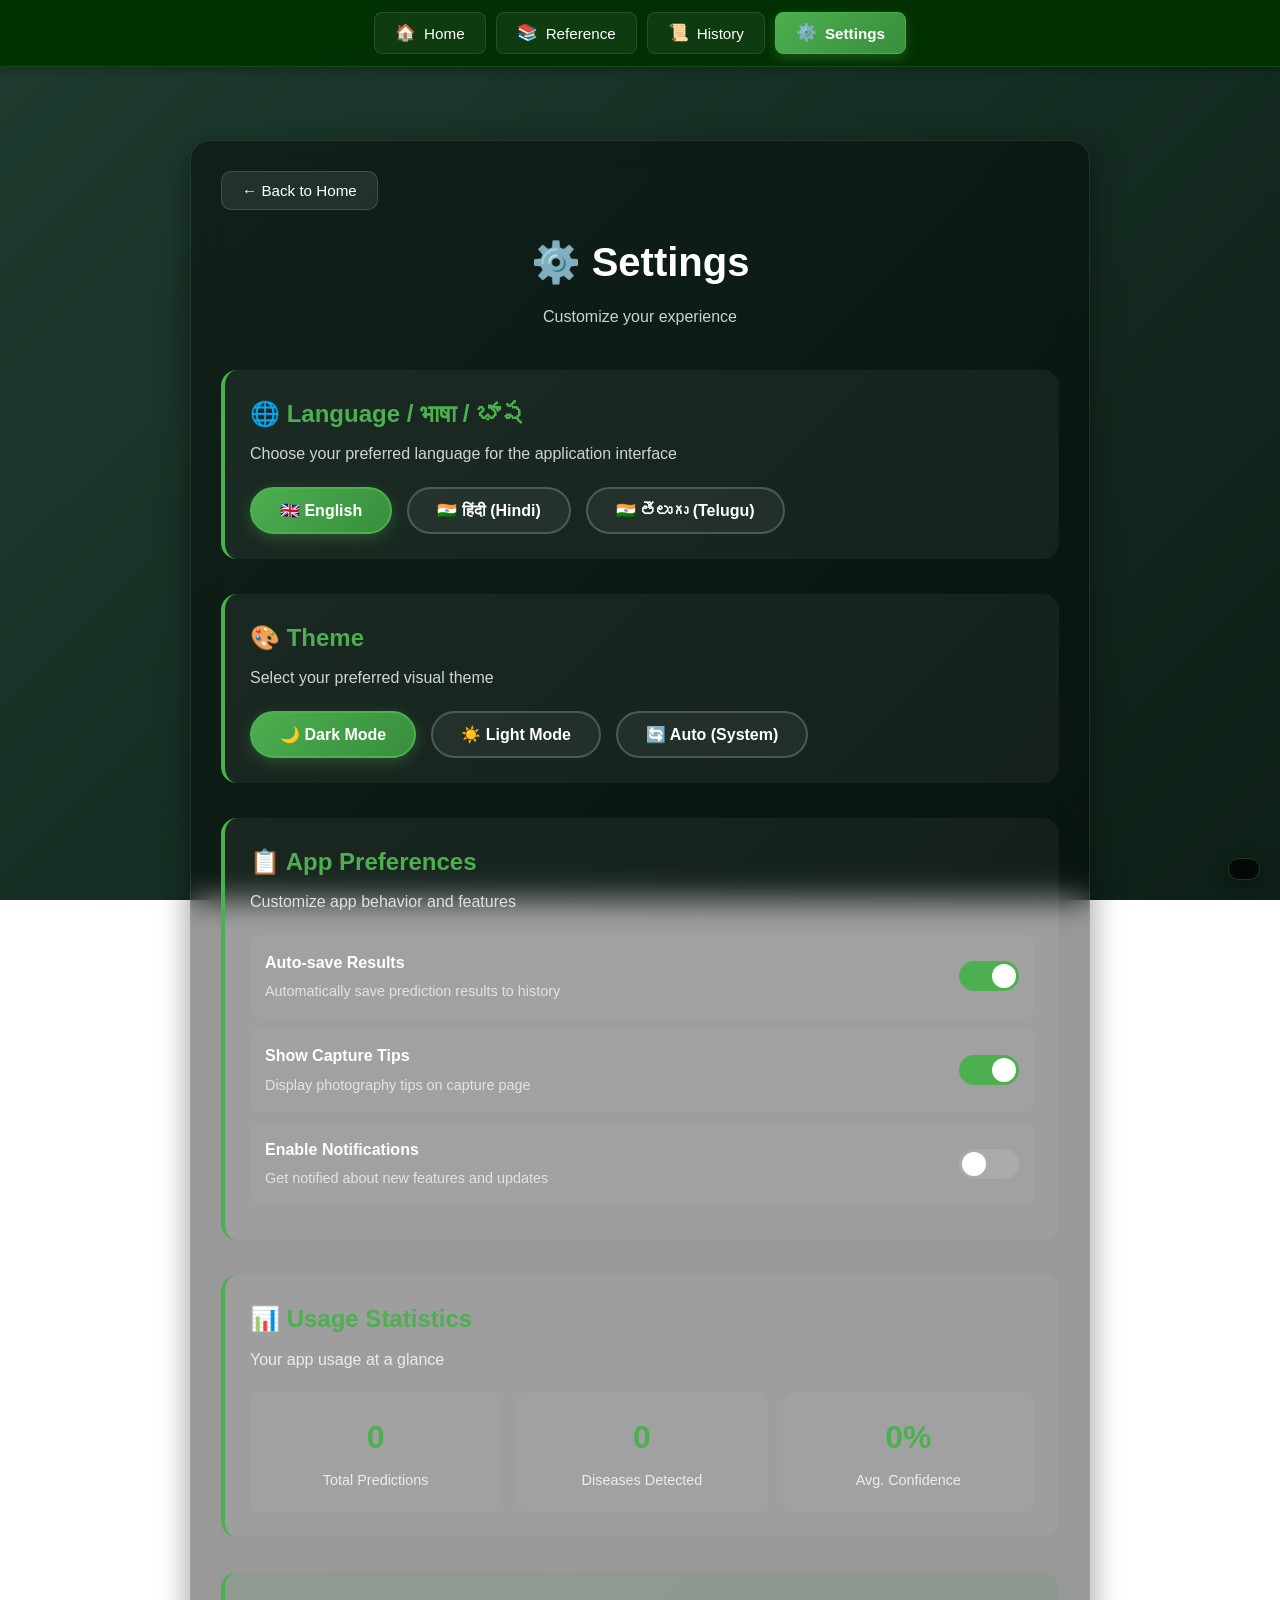
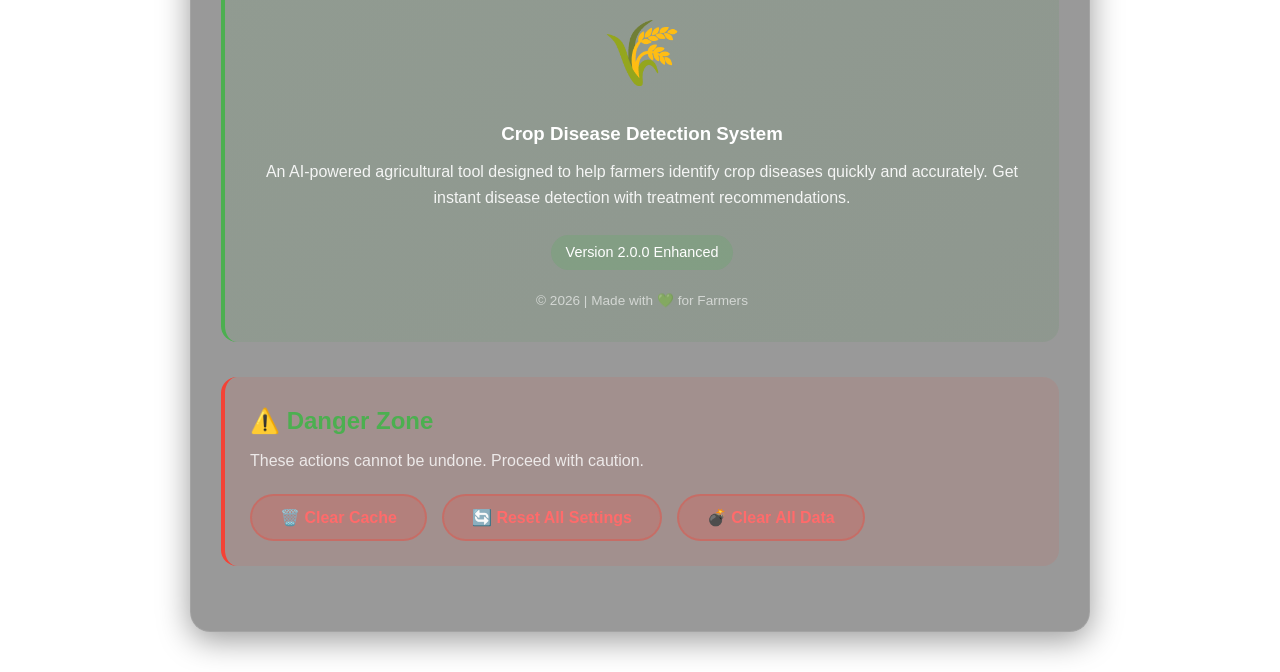
<file: settings.html>
<!DOCTYPE html>
<html lang="en">
<head>
    <meta charset="UTF-8">
    <meta name="viewport" content="width=device-width, initial-scale=1.0">
    <title>Settings - Crop Disease Detection</title>
    <link rel="stylesheet" href="style.css">
    <style>
        .settings-section {
            margin-bottom: 35px;
            padding: 25px;
            background: rgba(255,255,255,0.05);
            border-radius: 16px;
            border-left: 4px solid #4CAF50;
        }
        
        .settings-title {
            font-size: 1.5em;
            font-weight: 700;
            margin-bottom: 8px;
            color: #4CAF50;
        }
        
        .settings-description {
            opacity: 0.8;
            margin-bottom: 20px;
            line-height: 1.6;
        }
        
        .settings-options {
            display: flex;
            gap: 15px;
            flex-wrap: wrap;
        }
        
        .setting-btn {
            background: rgba(255,255,255,0.05);
            border: 2px solid rgba(255,255,255,0.2);
            color: white;
            padding: 12px 28px;
            border-radius: 25px;
            cursor: pointer;
            transition: all 0.3s;
            display: flex;
            align-items: center;
            gap: 10px;
            font-size: 1em;
            font-weight: 600;
        }
        
        .setting-btn:hover {
            background: rgba(255,255,255,0.1);
            transform: translateY(-2px);
        }
        
        .setting-btn.active {
            background: linear-gradient(135deg, #4CAF50, #388E3C);
            border-color: #4CAF50;
            box-shadow: 0 4px 15px rgba(76,175,80,0.3);
        }
        
        .toggle-switch {
            position: relative;
            width: 60px;
            height: 30px;
            background: rgba(255,255,255,0.1);
            border-radius: 15px;
            cursor: pointer;
            transition: background 0.3s;
        }
        
        .toggle-switch.active {
            background: #4CAF50;
        }
        
        .toggle-slider {
            position: absolute;
            top: 3px;
            left: 3px;
            width: 24px;
            height: 24px;
            background: white;
            border-radius: 50%;
            transition: transform 0.3s;
        }
        
        .toggle-switch.active .toggle-slider {
            transform: translateX(30px);
        }
        
        .toggle-setting {
            display: flex;
            justify-content: space-between;
            align-items: center;
            padding: 15px;
            background: rgba(255,255,255,0.03);
            border-radius: 10px;
            margin-bottom: 10px;
        }
        
        .about-card {
            background: linear-gradient(135deg, rgba(76,175,80,0.1), rgba(56,142,60,0.1));
            padding: 30px;
            border-radius: 16px;
            text-align: center;
        }
        
        .app-icon {
            font-size: 4em;
            margin-bottom: 15px;
        }
        
        .version-badge {
            display: inline-block;
            background: rgba(76,175,80,0.2);
            padding: 6px 15px;
            border-radius: 20px;
            font-size: 0.9em;
            margin-top: 10px;
        }
        
        .danger-zone {
            background: rgba(244,67,54,0.1);
            border-left-color: #f44336;
        }
        
        .danger-btn {
            background: rgba(244,67,54,0.2);
            border-color: rgba(244,67,54,0.3);
            color: #ff6b6b;
        }
        
        .danger-btn:hover {
            background: rgba(244,67,54,0.3);
        }
        
        .stats-grid {
            display: grid;
            grid-template-columns: repeat(auto-fit, minmax(150px, 1fr));
            gap: 15px;
            margin-top: 20px;
        }
        
        .stat-card {
            background: rgba(255,255,255,0.03);
            padding: 20px;
            border-radius: 12px;
            text-align: center;
        }
        
        .stat-number {
            font-size: 2em;
            font-weight: 700;
            color: #4CAF50;
            margin-bottom: 5px;
        }
        
        .stat-label {
            font-size: 0.9em;
            opacity: 0.8;
        }
    </style>
</head>
<body>
    <!-- Navigation Bar -->
    <nav class="nav-bar">
        <div class="nav-content">
            <button onclick="window.location.href='index.html'" class="nav-btn">
                <span class="nav-icon">🏠</span> Home
            </button>
            <button onclick="window.location.href='reference.html'" class="nav-btn">
                <span class="nav-icon">📚</span> Reference
            </button>
            <button onclick="window.location.href='history.html'" class="nav-btn">
                <span class="nav-icon">📜</span> History
            </button>
            <button onclick="window.location.href='settings.html'" class="nav-btn active">
                <span class="nav-icon">⚙️</span> Settings
            </button>
        </div>
    </nav>

    <div id="google_translate_element"></div>

    <main>
        <div class="card" style="max-width: 900px; margin: 80px auto 40px;">
            <button onclick="window.location.href='index.html'" class="btn-back">
                ← Back to Home
            </button>
            
            <h2 style="font-size: 2.5em; text-align: center; margin-bottom: 10px;">⚙️ Settings</h2>
            <p style="text-align: center; opacity: 0.8; margin-bottom: 40px;">Customize your experience</p>

            <!-- Language Settings -->
            <div class="settings-section">
                <div class="settings-title">🌐 Language / भाषा / భాష</div>
                <p class="settings-description">Choose your preferred language for the application interface</p>
                <div class="settings-options">
                    <button class="setting-btn active" onclick="setLanguage('en')" id="lang-en">
                        🇬🇧 English
                    </button>
                    <button class="setting-btn" onclick="setLanguage('hi')" id="lang-hi">
                        🇮🇳 हिंदी (Hindi)
                    </button>
                    <button class="setting-btn" onclick="setLanguage('te')" id="lang-te">
                        🇮🇳 తెలుగు (Telugu)
                    </button>
                </div>
            </div>

            <!-- Theme Settings -->
            <div class="settings-section">
                <div class="settings-title">🎨 Theme</div>
                <p class="settings-description">Select your preferred visual theme</p>
                <div class="settings-options">
                    <button class="setting-btn active" onclick="setTheme('dark')" id="theme-dark">
                        🌙 Dark Mode
                    </button>
                    <button class="setting-btn" onclick="setTheme('light')" id="theme-light">
                        ☀️ Light Mode
                    </button>
                    <button class="setting-btn" onclick="setTheme('auto')" id="theme-auto">
                        🔄 Auto (System)
                    </button>
                </div>
            </div>

            <!-- App Preferences -->
            <div class="settings-section">
                <div class="settings-title">📋 App Preferences</div>
                <p class="settings-description">Customize app behavior and features</p>
                
                <div class="toggle-setting">
                    <div>
                        <strong>Auto-save Results</strong>
                        <p style="font-size: 0.9em; opacity: 0.7; margin: 5px 0 0 0;">Automatically save prediction results to history</p>
                    </div>
                    <div class="toggle-switch active" onclick="toggleSetting('autosave')" id="toggle-autosave">
                        <div class="toggle-slider"></div>
                    </div>
                </div>
                
                <div class="toggle-setting">
                    <div>
                        <strong>Show Capture Tips</strong>
                        <p style="font-size: 0.9em; opacity: 0.7; margin: 5px 0 0 0;">Display photography tips on capture page</p>
                    </div>
                    <div class="toggle-switch active" onclick="toggleSetting('tips')" id="toggle-tips">
                        <div class="toggle-slider"></div>
                    </div>
                </div>
                
                <div class="toggle-setting">
                    <div>
                        <strong>Enable Notifications</strong>
                        <p style="font-size: 0.9em; opacity: 0.7; margin: 5px 0 0 0;">Get notified about new features and updates</p>
                    </div>
                    <div class="toggle-switch" onclick="toggleSetting('notifications')" id="toggle-notifications">
                        <div class="toggle-slider"></div>
                    </div>
                </div>
            </div>

            <!-- Statistics -->
            <div class="settings-section">
                <div class="settings-title">📊 Usage Statistics</div>
                <p class="settings-description">Your app usage at a glance</p>
                <div class="stats-grid">
                    <div class="stat-card">
                        <div class="stat-number" id="stat-predictions">0</div>
                        <div class="stat-label">Total Predictions</div>
                    </div>
                    <div class="stat-card">
                        <div class="stat-number" id="stat-diseases">0</div>
                        <div class="stat-label">Diseases Detected</div>
                    </div>
                    <div class="stat-card">
                        <div class="stat-number" id="stat-accuracy">0%</div>
                        <div class="stat-label">Avg. Confidence</div>
                    </div>
                </div>
            </div>

            <!-- About Section -->
            <div class="settings-section about-card">
                <div class="app-icon">🌾</div>
                <h3 style="margin-bottom: 10px;">Crop Disease Detection System</h3>
                <p style="opacity: 0.9; line-height: 1.6; margin-bottom: 15px;">
                    An AI-powered agricultural tool designed to help farmers identify crop diseases quickly and accurately. 
                    Get instant disease detection with treatment recommendations.
                </p>
                <div class="version-badge">Version 2.0.0 Enhanced</div>
                <p style="font-size: 0.85em; opacity: 0.6; margin-top: 20px;">
                    © 2026 | Made with 💚 for Farmers
                </p>
            </div>

            <!-- Danger Zone -->
            <div class="settings-section danger-zone">
                <div class="settings-title">⚠️ Danger Zone</div>
                <p class="settings-description">These actions cannot be undone. Proceed with caution.</p>
                <div class="settings-options">
                    <button class="setting-btn danger-btn" onclick="clearCache()">
                        🗑️ Clear Cache
                    </button>
                    <button class="setting-btn danger-btn" onclick="resetSettings()">
                        🔄 Reset All Settings
                    </button>
                    <button class="setting-btn danger-btn" onclick="clearAllData()">
                        💣 Clear All Data
                    </button>
                </div>
            </div>
        </div>
    </main>

    <script>
        // Load saved settings
        function loadSettings() {
            const language = localStorage.getItem('app_language') || 'en';
            const theme = localStorage.getItem('app_theme') || 'dark';
            
            document.querySelectorAll('.setting-btn').forEach(btn => btn.classList.remove('active'));
            document.getElementById(`lang-${language}`)?.classList.add('active');
            document.getElementById(`theme-${theme}`)?.classList.add('active');
            
            // Load toggle states
            const autosave = localStorage.getItem('setting_autosave') !== 'false';
            const tips = localStorage.getItem('setting_tips') !== 'false';
            const notifications = localStorage.getItem('setting_notifications') === 'true';
            
            setToggleState('autosave', autosave);
            setToggleState('tips', tips);
            setToggleState('notifications', notifications);
            
            // Load statistics
            loadStatistics();
        }

        function setLanguage(lang) {
            localStorage.setItem('app_language', lang);
            document.querySelectorAll('[id^="lang-"]').forEach(btn => btn.classList.remove('active'));
            document.getElementById(`lang-${lang}`).classList.add('active');
            alert(`Language set to ${lang}. Page will reload.`);
            setTimeout(() => location.reload(), 1000);
        }

        function setTheme(theme) {
            localStorage.setItem('app_theme', theme);
            document.querySelectorAll('[id^="theme-"]').forEach(btn => btn.classList.remove('active'));
            document.getElementById(`theme-${theme}`).classList.add('active');
            alert(`Theme set to ${theme} mode`);
        }

        function toggleSetting(setting) {
            const toggle = document.getElementById(`toggle-${setting}`);
            const isActive = toggle.classList.contains('active');
            toggle.classList.toggle('active');
            localStorage.setItem(`setting_${setting}`, !isActive);
        }

        function setToggleState(setting, state) {
            const toggle = document.getElementById(`toggle-${setting}`);
            if (state) {
                toggle.classList.add('active');
            } else {
                toggle.classList.remove('active');
            }
        }

        function loadStatistics() {
            try {
                const history = JSON.parse(localStorage.getItem('cd_history') || '[]');
                document.getElementById('stat-predictions').textContent = history.length;
                
                const uniqueDiseases = [...new Set(history.map(item => item.disease))].length;
                document.getElementById('stat-diseases').textContent = uniqueDiseases;
                
                if (history.length > 0) {
                    const avgConf = history.reduce((sum, item) => sum + item.confidence, 0) / history.length;
                    document.getElementById('stat-accuracy').textContent = (avgConf * 100).toFixed(1) + '%';
                }
            } catch (e) {
                console.error('Error loading statistics:', e);
            }
        }

        function clearCache() {
            if (confirm('Clear app cache? This will remove temporary data but keep your history.')) {
                alert('Cache cleared successfully!');
            }
        }

        function resetSettings() {
            if (confirm('Reset all settings to default values?')) {
                localStorage.removeItem('app_language');
                localStorage.removeItem('app_theme');
                localStorage.removeItem('setting_autosave');
                localStorage.removeItem('setting_tips');
                localStorage.removeItem('setting_notifications');
                alert('Settings reset to defaults!');
                location.reload();
            }
        }

        function clearAllData() {
            if (confirm('⚠️ WARNING: This will delete ALL your data including prediction history. This action cannot be undone!\n\nAre you absolutely sure?')) {
                if (confirm('Last confirmation: Delete everything?')) {
                    localStorage.clear();
                    alert('All data cleared. Redirecting to home...');
                    window.location.href = 'index.html';
                }
            }
        }

        function googleTranslateElementInit() {
            new google.translate.TranslateElement({
                pageLanguage: 'en',
                includedLanguages: 'en,te,hi',
                layout: google.translate.TranslateElement.InlineLayout.SIMPLE
            }, 'google_translate_element');
        }

        loadSettings();
    </script>
    <script src="https://translate.google.com/translate_a/element.js?cb=googleTranslateElementInit"></script>
</body>
</html>
</file>
<file: style.css>
/* ===== GLOBAL STYLES ===== */
* {
  box-sizing: border-box;
  margin: 0;
  padding: 0;
}

body {
  font-family: 'Segoe UI', Tahoma, Geneva, Verdana, sans-serif;
  color: #fff;
  background: linear-gradient(135deg, #1e3c2f 0%, #0d1f16 100%);
  background-attachment: fixed;
  min-height: 100vh;
  overflow-x: hidden;
  overflow-y: auto;
  line-height: 1.6;
}

/* ===== NAVIGATION BAR ===== */
.nav-bar {
  position: fixed;
  top: 0;
  left: 0;
  right: 0;
  z-index: 1000;
  background: rgba(0, 50, 0, 0.95);
  backdrop-filter: blur(10px);
  padding: 12px 0;
  box-shadow: 0 2px 10px rgba(0,0,0,0.3);
  border-bottom: 1px solid rgba(76,175,80,0.2);
}

.nav-content {
  max-width: 1200px;
  margin: 0 auto;
  display: flex;
  justify-content: center;
  gap: 10px;
  padding: 0 20px;
  flex-wrap: wrap;
}

.nav-btn {
  background: rgba(255,255,255,0.05);
  border: 1px solid rgba(255,255,255,0.1);
  color: white;
  padding: 10px 20px;
  border-radius: 8px;
  cursor: pointer;
  display: flex;
  align-items: center;
  gap: 8px;
  transition: all 0.3s;
  font-size: 0.95em;
  font-weight: 500;
}

.nav-btn:hover {
  background: rgba(76,175,80,0.2);
  border-color: rgba(76,175,80,0.4);
  transform: translateY(-2px);
}

.nav-btn.active {
  background: linear-gradient(135deg, #4CAF50, #388E3C);
  border-color: #4CAF50;
  font-weight: 600;
  box-shadow: 0 4px 12px rgba(76,175,80,0.3);
}

.nav-icon {
  font-size: 1.1em;
}

/* ===== MAIN LAYOUT ===== */
main {
  padding-top: 60px;
  min-height: 100vh;
}

.center-container {
  display: flex;
  justify-content: center;
  align-items: center;
  min-height: calc(100vh - 60px);
  padding: 20px;
}

/* ===== CARDS ===== */
.card {
  background: rgba(0, 0, 0, 0.4);
  backdrop-filter: blur(15px);
  border-radius: 20px;
  padding: 30px;
  box-shadow: 0 8px 32px rgba(0,0,0,0.4);
  border: 1px solid rgba(255,255,255,0.1);
  width: 100%;
}

/* ===== BUTTONS ===== */
.btn {
  background: linear-gradient(135deg, #4CAF50 0%, #388E3C 100%);
  color: white;
  border: none;
  padding: 12px 24px;
  border-radius: 10px;
  font-size: 16px;
  font-weight: 600;
  cursor: pointer;
  transition: all 0.3s ease;
  box-shadow: 0 4px 15px rgba(76,175,80,0.3);
  display: inline-flex;
  align-items: center;
  gap: 8px;
  text-decoration: none;
}

.btn:hover {
  transform: translateY(-3px);
  box-shadow: 0 6px 20px rgba(76,175,80,0.4);
}

.btn:active {
  transform: translateY(-1px);
}

.btn-large {
  padding: 16px 40px;
  font-size: 18px;
}

.btn-primary {
  background: linear-gradient(135deg, #4CAF50, #388E3C);
}

.btn-secondary {
  background: rgba(255,255,255,0.1);
  border: 1px solid rgba(255,255,255,0.2);
  box-shadow: none;
}

.btn-secondary:hover {
  background: rgba(255,255,255,0.15);
}

.btn-success {
  background: linear-gradient(135deg, #66BB6A, #43A047);
}

.btn-back {
  background: rgba(255,255,255,0.08);
  border: 1px solid rgba(255,255,255,0.15);
  color: white;
  padding: 10px 20px;
  border-radius: 10px;
  cursor: pointer;
  display: inline-flex;
  align-items: center;
  gap: 8px;
  font-size: 0.95em;
  font-weight: 500;
  transition: all 0.2s;
  margin-bottom: 20px;
}

.btn-back:hover {
  background: rgba(255,255,255,0.12);
  transform: translateX(-5px);
}

/* ===== GOOGLE TRANSLATE ===== */
#google_translate_element {
  position: fixed;
  bottom: 20px;
  right: 20px;
  z-index: 9999;
  background: rgba(0, 0, 0, 0.7);
  backdrop-filter: blur(10px);
  padding: 10px 15px;
  border-radius: 10px;
  box-shadow: 0 4px 15px rgba(0,0,0,0.3);
  border: 1px solid rgba(76,175,80,0.3);
}

#google_translate_element select {
  background: rgba(255, 255, 255, 0.95);
  color: #000;
  border: none;
  padding: 6px 10px;
  border-radius: 6px;
  font-family: inherit;
  cursor: pointer;
}

.goog-te-banner-frame.skiptranslate {
  display: none !important;
}

body {
  top: 0px !important;
}

/* ===== FORM ELEMENTS ===== */
input[type="text"],
input[type="email"],
input[type="password"],
select,
textarea {
  width: 100%;
  padding: 12px;
  border-radius: 10px;
  border: 2px solid rgba(255,255,255,0.1);
  background: rgba(255,255,255,0.05);
  color: white;
  font-size: 16px;
  font-family: inherit;
  transition: all 0.3s;
}

input:focus,
select:focus,
textarea:focus {
  outline: none;
  border-color: #4CAF50;
  background: rgba(255,255,255,0.08);
}

/* ===== UTILITY CLASSES ===== */
.text-center {
  text-align: center;
}

.mt-4 {
  margin-top: 1rem;
}

.mt-6 {
  margin-top: 1.5rem;
}

.mb-4 {
  margin-bottom: 1rem;
}

.mb-6 {
  margin-bottom: 1.5rem;
}

.flex {
  display: flex;
}

.flex-1 {
  flex: 1;
}

.gap-4 {
  gap: 1rem;
}

.opacity-80 {
  opacity: 0.8;
}

.opacity-70 {
  opacity: 0.7;
}

/* ===== ANIMATIONS ===== */
@keyframes fadeIn {
  from {
    opacity: 0;
    transform: translateY(20px);
  }
  to {
    opacity: 1;
    transform: translateY(0);
  }
}

@keyframes slideIn {
  from {
    opacity: 0;
    transform: translateX(-20px);
  }
  to {
    opacity: 1;
    transform: translateX(0);
  }
}

@keyframes pulse {
  0%, 100% {
    transform: scale(1);
  }
  50% {
    transform: scale(1.05);
  }
}

.fade-in {
  animation: fadeIn 0.5s ease-out;
}

.slide-in {
  animation: slideIn 0.5s ease-out;
}

/* ===== SCROLLBAR STYLING ===== */
::-webkit-scrollbar {
  width: 10px;
}

::-webkit-scrollbar-track {
  background: rgba(0,0,0,0.2);
}

::-webkit-scrollbar-thumb {
  background: rgba(76,175,80,0.5);
  border-radius: 5px;
}

::-webkit-scrollbar-thumb:hover {
  background: rgba(76,175,80,0.7);
}

/* ===== RESPONSIVE DESIGN ===== */
@media (max-width: 768px) {
  .nav-content {
    gap: 6px;
  }
  
  .nav-btn {
    padding: 8px 12px;
    font-size: 0.85em;
  }
  
  .nav-icon {
    font-size: 1em;
  }
  
  .card {
    padding: 20px;
    border-radius: 15px;
  }
  
  .btn {
    padding: 10px 20px;
    font-size: 14px;
  }
  
  .btn-large {
    padding: 14px 32px;
    font-size: 16px;
  }
  
  #google_translate_element {
    bottom: 10px;
    right: 10px;
    padding: 8px 12px;
  }
}

@media (max-width: 480px) {
  .nav-btn span:not(.nav-icon) {
    display: none;
  }
  
  .nav-btn {
    padding: 10px;
  }
}

/* ===== LOADING STATES ===== */
.loading {
  display: inline-block;
  width: 20px;
  height: 20px;
  border: 3px solid rgba(255,255,255,0.3);
  border-radius: 50%;
  border-top-color: #4CAF50;
  animation: spin 1s linear infinite;
}

@keyframes spin {
  to {
    transform: rotate(360deg);
  }
}

/* ===== ACCESSIBILITY ===== */
.sr-only {
  position: absolute;
  width: 1px;
  height: 1px;
  padding: 0;
  margin: -1px;
  overflow: hidden;
  clip: rect(0, 0, 0, 0);
  white-space: nowrap;
  border-width: 0;
}

button:focus-visible,
a:focus-visible,
input:focus-visible,
select:focus-visible {
  outline: 2px solid #4CAF50;
  outline-offset: 2px;
}

/* ===== PRINT STYLES ===== */
@media print {
  .nav-bar,
  #google_translate_element,
  .btn-back,
  button {
    display: none !important;
  }
  
  body {
    background: white;
    color: black;
  }
  
  .card {
    background: white;
    box-shadow: none;
    border: 1px solid #ccc;
  }
}
/* ===== OPTION SELECTION PAGE ===== */

.button-group {
  display: flex;
  justify-content: center;
  gap: 40px;
  flex-wrap: wrap;
  margin-top: 30px;
}

.option {
  display: flex;
  flex-direction: column;
  align-items: center;
  gap: 12px;
}

/* IMAGE SIZE CONTROL */
.option-img {
  width: 100px;          /* adjust size here */
  height: 100px;
  object-fit: contain;  /* prevents stretching */
}

/* Responsive adjustment */
@media (max-width: 768px) {
  .option-img {
    width: 80px;
    height: 80px;
  }
}
</file>
